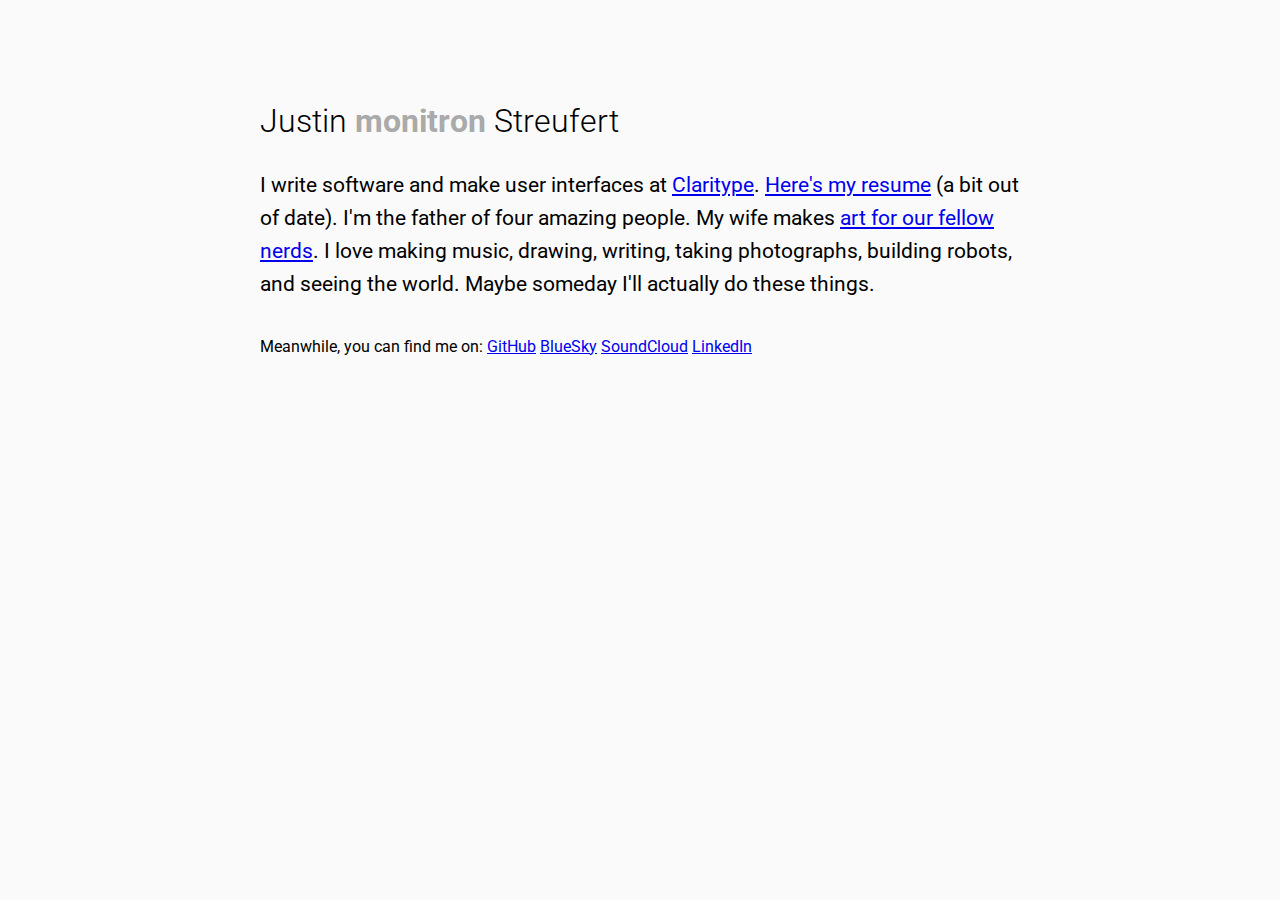
<file: index.html>
<!DOCTYPE html>
<!--[if lt IE 7]>      <html class="no-js lt-ie9 lt-ie8 lt-ie7"> <![endif]-->
<!--[if IE 7]>         <html class="no-js lt-ie9 lt-ie8"> <![endif]-->
<!--[if IE 8]>         <html class="no-js lt-ie9"> <![endif]-->
<!--[if gt IE 8]><!--> <html class="no-js"> <!--<![endif]-->
  <head>
    <meta charset="utf-8">

    <title>Vanity, Thy Name Is Personal Website</title>

    <meta name="viewport" content="width=device-width">

    <link href="https://fonts.googleapis.com/css?family=Roboto:300,400,700&display=swap" rel="stylesheet">
    <link rel="stylesheet" href="css/normalize.min.css">
    <link rel="stylesheet" href="css/main.css">
  </head>
  <body>
    <!--[if lt IE 7]>
    <p class="chromeframe">You are using an outdated browser. <a href="http://browsehappy.com/">Upgrade your browser today</a> or <a href="http://www.google.com/chromeframe/?redirect=true">install Google Chrome Frame</a> to better experience this site.</p>
    <![endif]-->

    <div class="header-container">
      <header class="wrapper clearfix">
        <h1 class="title">Justin <span id="nickname">monitron</span> Streufert</h1>
      </header>
    </div>

    <div class="main-container">
      <div class="main wrapper clearfix">
        <ul class="unstructured" id="things">
          <li>I write software and make user interfaces at <a href="https://www.claritype.com/">Claritype</a>.</li>
          <li><a href="resume/">Here's my resume</a> (a bit out of date).</li>
          <li>I'm the father of four amazing people.</li>
          <li>My wife makes <a href="https://www.etsy.com/shop/FixationForest">art for our fellow nerds</a>.</li>
          <li>I love making music, drawing, writing, taking photographs, building robots, and seeing the world. Maybe someday I'll actually do these things.</a>
        </ul>

        <ul class="unstructured" id="places">
          <li>Meanwhile, you can find me on:</li>
          <li><a href="https://github.com/monitron/">GitHub</a></li>
          <li><a href="https://bsky.app/profile/suckminimally.com">BlueSky</a></li>
          <li><a href="https://soundcloud.com/monitron">SoundCloud</a></li>
          <li><a href="https://www.linkedin.com/in/justinstreufert/">LinkedIn</a></li>
        </ul>
      </div> <!-- #main -->
    </div> <!-- #main-container -->

    <script src="//ajax.googleapis.com/ajax/libs/jquery/1.8.0/jquery.min.js"></script>
    <script>window.jQuery || document.write('<script src="js/vendor/jquery-1.8.0.min.js"><\/script>')</script>

      <script src="js/main.js"></script>

      <script>
        var _gaq=[['_setAccount','UA-34515180-1'],['_trackPageview']];
        (function(d,t){var g=d.createElement(t),s=d.getElementsByTagName(t)[0];
        g.src=('https:'==location.protocol?'//ssl':'//www')+'.google-analytics.com/ga.js';
        s.parentNode.insertBefore(g,s)}(document,'script'));
      </script>
  </body>
</html>
</file>
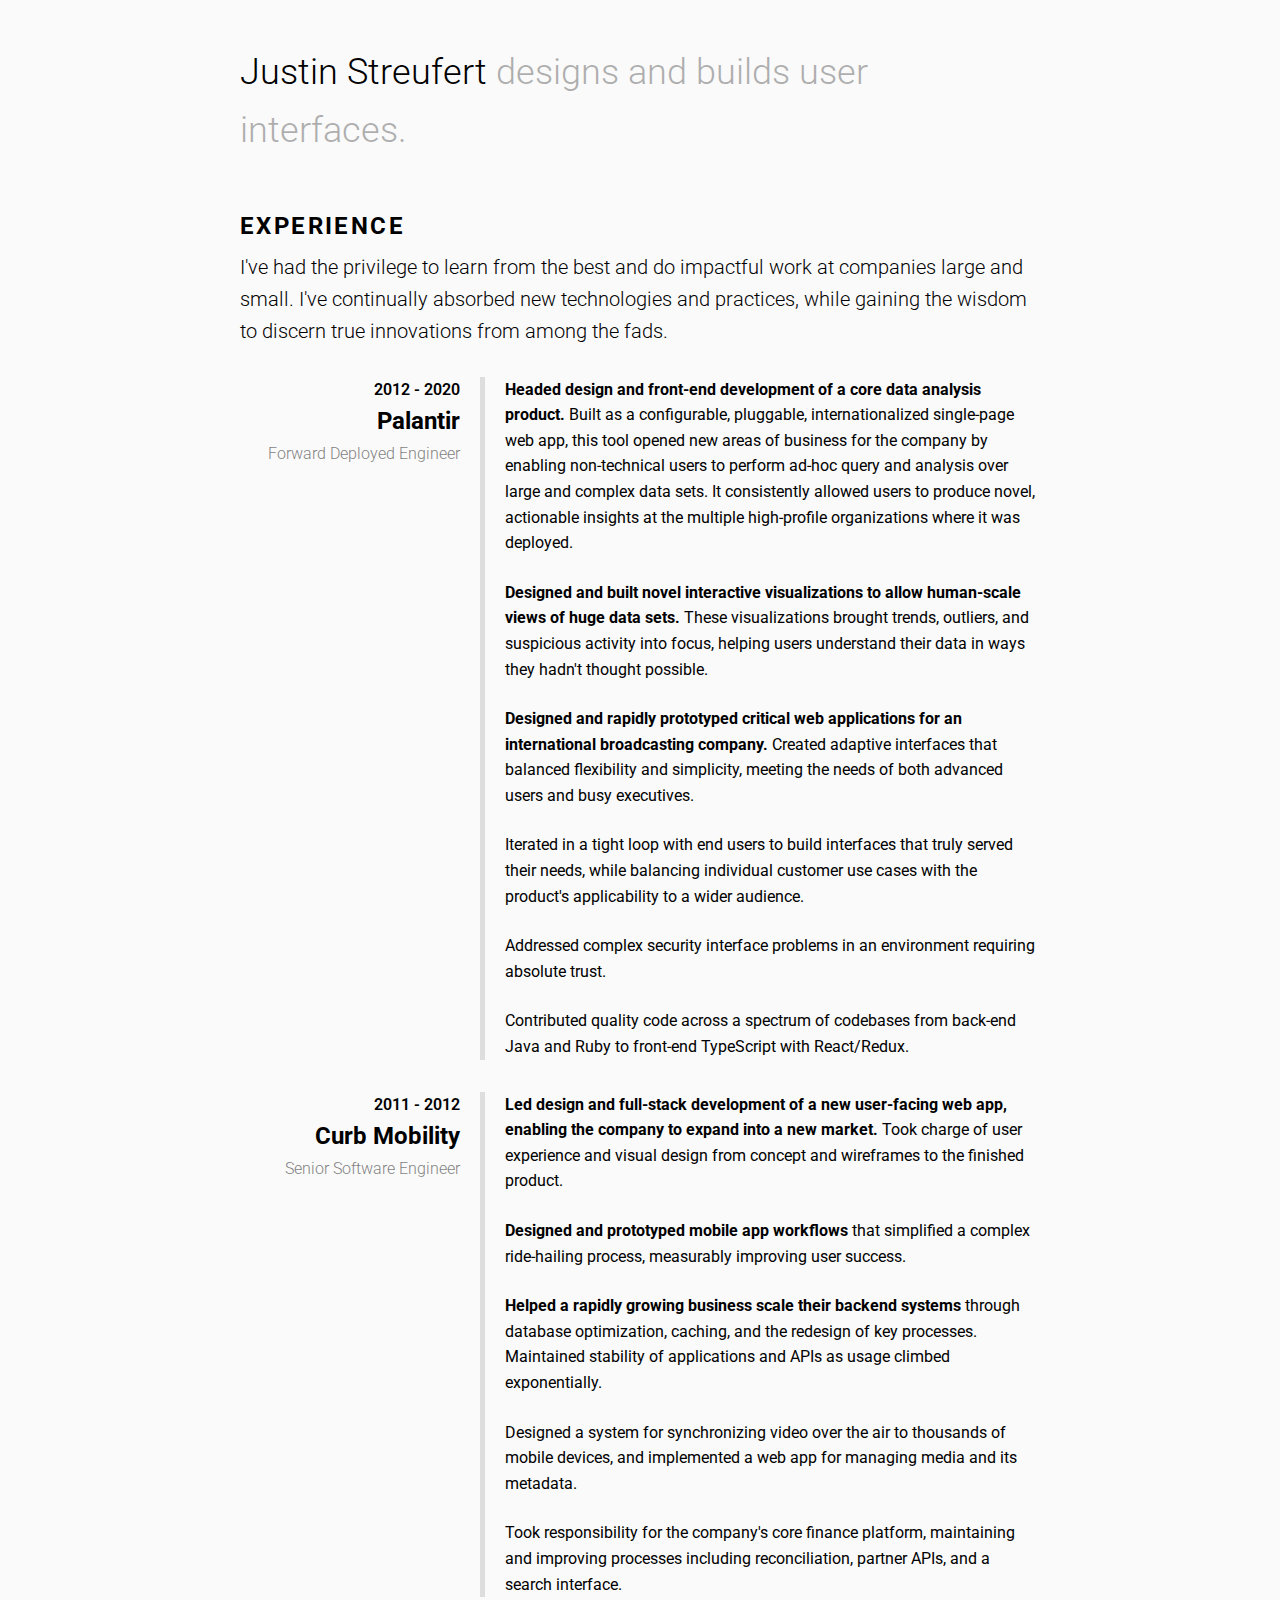
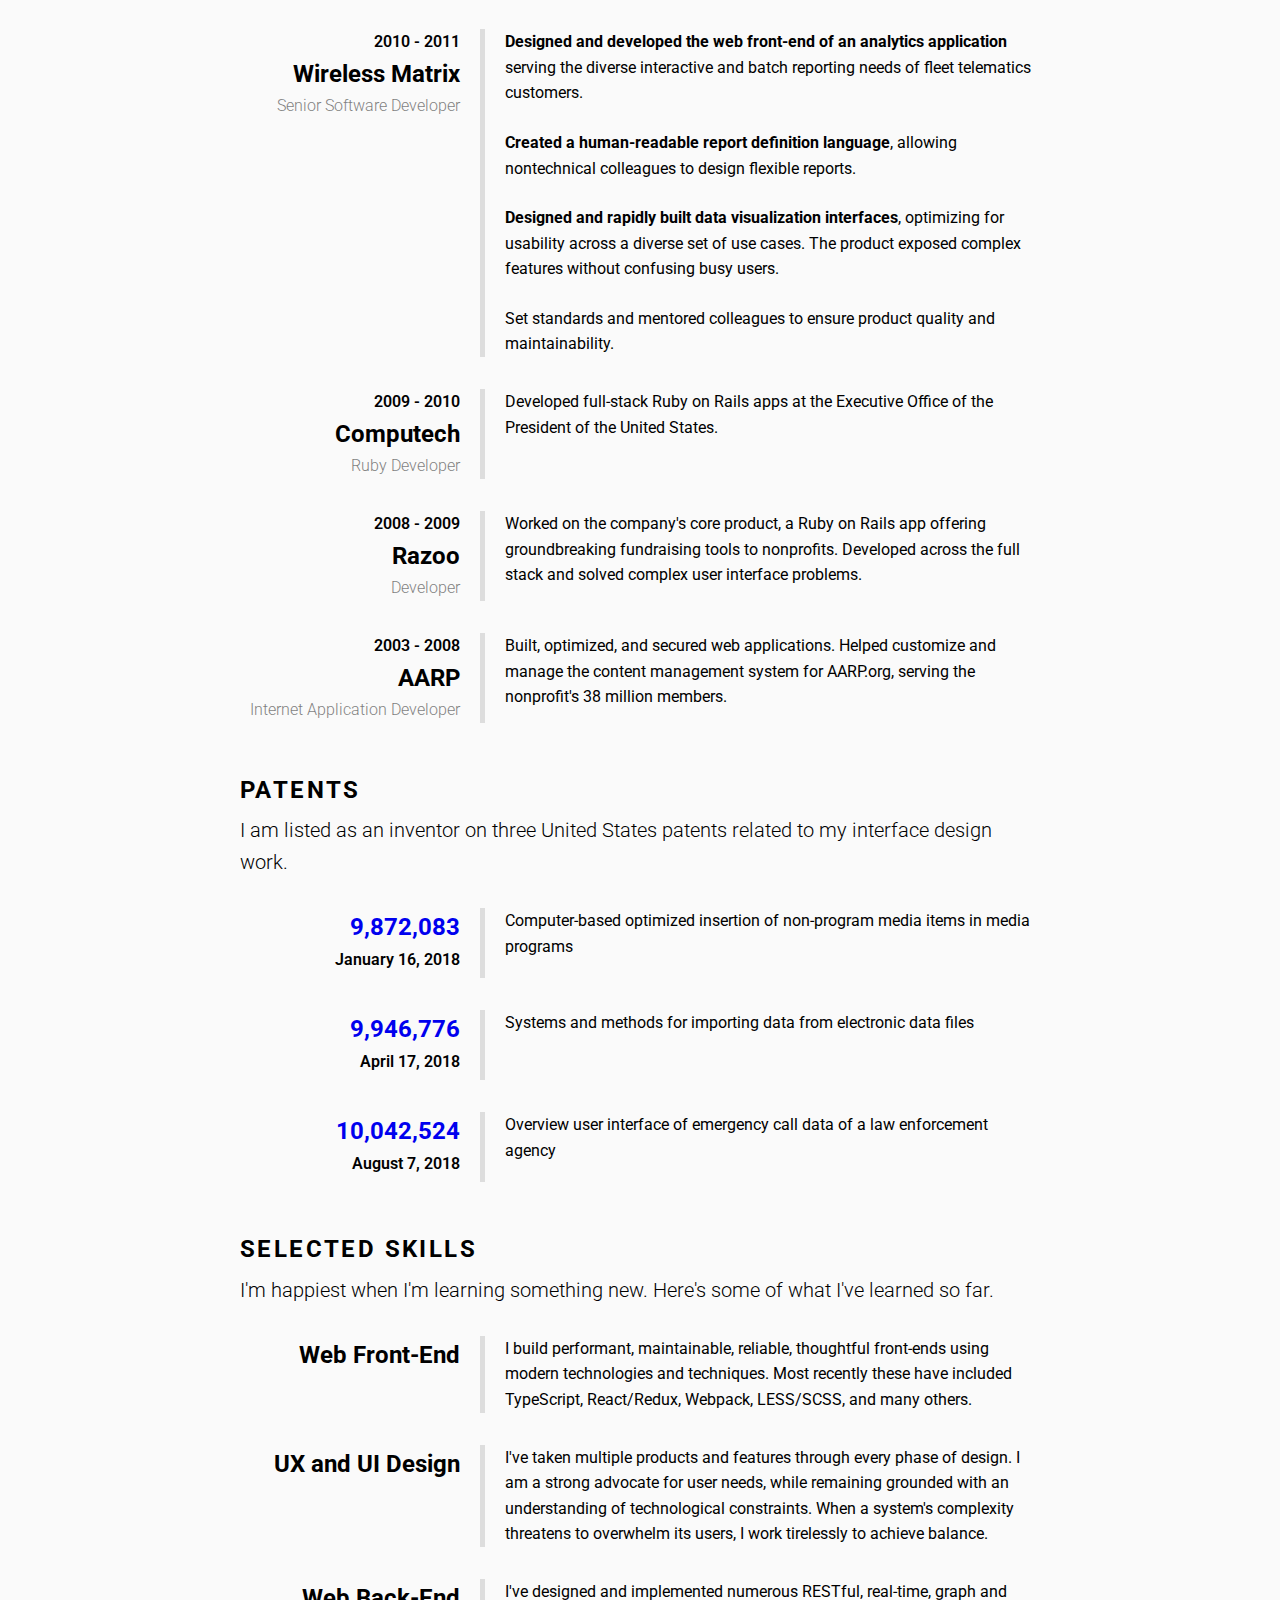
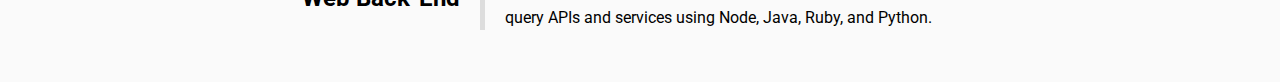
<file: resume/index.html>
<!DOCTYPE html>
<!-- I put this together in a bit of a rush... don't judge me too harshly :) -->
<html>
  <head>
    <title>Justin Streufert's Resume</title>
    
    <meta name="viewport" content="width=device-width">
    
    <link href="https://fonts.googleapis.com/css?family=Roboto:300,400,700&display=swap" rel="stylesheet">
    <link rel="stylesheet" href="normalize.min.css">
    <link rel="stylesheet" href="main.css">
  </head>
  <body>
    <article>
      <header>
        <h1>Justin Streufert <span class="secondary">designs and builds user interfaces.</span></h1>
      </header>

      <section id="experience">
        <h2>Experience</h2>

        <div class="introduction">I've had the privilege to learn from the best and do impactful work at companies large and small. I've continually absorbed new technologies and practices, while gaining the wisdom to discern true innovations from among the fads.</div>
        
        <section class="unit">
          <header>
            <div class="timing">2012 - 2020</div>
            <h3>Palantir</h3>
            <div class="position">Forward Deployed Engineer</div>
          </header>
          <ul class="unit-body">
            <li><strong>Headed design and front-end development of a core data analysis product.</strong> Built as a configurable, pluggable, internationalized single-page web app, this tool opened new areas of business for the company by enabling non-technical users to perform ad-hoc query and analysis over large and complex data sets. It consistently allowed users to produce novel, actionable insights at the multiple high-profile organizations where it was deployed.</li>
            <li><strong>Designed and built novel interactive visualizations to allow human-scale views of huge data sets.</strong> These visualizations brought trends, outliers, and suspicious activity into focus, helping users understand their data in ways they hadn't thought possible. 
            <li><strong>Designed and rapidly prototyped critical web applications for an international broadcasting company.</strong> Created adaptive interfaces that balanced flexibility and simplicity, meeting the needs of both advanced users and busy executives.</li>
            <li>Iterated in a tight loop with end users to build interfaces that truly served their needs, while balancing individual customer use cases with the product's applicability to a wider audience.</li>
            <li>Addressed complex security interface problems in an environment requiring absolute trust.</li>
            <li>Contributed quality code across a spectrum of codebases from back-end Java and Ruby to front-end TypeScript with React/Redux.</li>
          </ul>
        </section>

        <section class="unit">
          <header>
            <div class="timing">2011 - 2012</div>
            <h3>Curb Mobility</h3>
            <div class="position">Senior Software Engineer</div>
          </header>
          <ul class="unit-body">
            <li><strong>Led design and full-stack development of a new user-facing web app, enabling the company to expand into a new market.</strong> Took charge of user experience and visual design from concept and wireframes to the finished product.</li>
            <li><strong>Designed and prototyped mobile app workflows</strong> that simplified a complex ride-hailing process, measurably improving user success.</li>
            <li><strong>Helped a rapidly growing business scale their backend systems</strong> through database optimization, caching, and the redesign of key processes. Maintained stability of applications and APIs as usage climbed exponentially.</li>
            <li>Designed a system for synchronizing video over the air to thousands of mobile devices, and implemented a web app for managing media and its metadata.</li>
            <li>Took responsibility for the company's core finance platform, maintaining and improving processes including reconciliation, partner APIs, and a search interface.</li>
          </ul>
        </section>

        <section class="unit">
          <header>
            <div class="timing">2010 - 2011</div>
            <h3>Wireless Matrix</h3>
            <div class="position">Senior Software Developer</div>
          </header>
          <ul class="unit-body">
            <li><strong>Designed and developed the web front-end of an analytics application</strong> serving the diverse interactive and batch reporting needs of fleet telematics customers.</li>
            <li><strong>Created a human-readable report definition language</strong>, allowing nontechnical colleagues to design flexible reports.</li>
            <li><strong>Designed and rapidly built data visualization interfaces</strong>, optimizing for usability across a diverse set of use cases. The product exposed complex features without confusing busy users.</li>
            <li>Set standards and mentored colleagues to ensure product quality and maintainability.</li>
          </ul>
        </section>

        <section class="unit">
          <header>
            <div class="timing">2009 - 2010</div>
            <h3>Computech</h3>
            <div class="position">Ruby Developer</div>
          </header>
          <div class="unit-body">
            Developed full-stack Ruby on Rails apps at the Executive Office of the President of the United States.
          </div>
        </section>

        <section class="unit">
          <header>
            <div class="timing">2008 - 2009</div>
            <h3>Razoo</h3>
            <div class="position">Developer</div>
          </header>
          <div class="unit-body">
            Worked on the company's core product, a Ruby on Rails app offering groundbreaking fundraising tools to nonprofits. Developed across the full stack and solved complex user interface problems.
          </div>
        </section>

        <section class="unit">
          <header>
            <div class="timing">2003 - 2008</div>
            <h3>AARP</h3>
            <div class="position">Internet Application Developer</div>
          </header>
          <div class="unit-body">
            Built, optimized, and secured web applications. Helped customize and manage the content management system for AARP.org, serving the nonprofit's 38 million members.
          </div>
        </section>
      </section>

      <section id="patents">
        <h2>Patents</h2>
        
        <div class="introduction">I am listed as an inventor on three United States patents related to my interface design work.</div>

        <section class="unit">
          <header>
            <h3><a href="http://patft1.uspto.gov/netacgi/nph-Parser?patentnumber=9872083">9,872,083</a></h3>
            <div class="timing">January 16, 2018</div>
          </header>
          <div class="unit-body">Computer-based optimized insertion of non-program media items in media programs</div>
        </section>
        <section class="unit">
          <header>
            <h3><a href="http://patft1.uspto.gov/netacgi/nph-Parser?patentnumber=9946776">9,946,776</a></h3>
            <div class="timing">April 17, 2018</div>
          </header>
          <div class="unit-body">Systems and methods for importing data from electronic data files</div>
        </section>
        <section class="unit">
          <header>
            <h3><a href="http://patft1.uspto.gov/netacgi/nph-Parser?patentnumber=10042524">10,042,524</a></h3>
            <div class="timing">August 7, 2018</div>
          </header>
          <div class="unit-body">Overview user interface of emergency call data of a law enforcement agency</div>
        </section>
      </section>

      <section>
        <h2>Selected Skills</h2>
        <div class="introduction">I'm happiest when I'm learning something new. Here's some of what I've learned so far.</div>
        
        <section class="unit">
          <header><h3>Web Front-End</h3></header>
          <div class="unit-body">I build performant, maintainable, reliable, thoughtful front-ends using modern technologies and techniques. Most recently these have included TypeScript, React/Redux, Webpack, LESS/SCSS, and many others.</div>
        </section>

        <section class="unit">
          <header><h3>UX and UI Design</h3></header>
          <div class="unit-body">I've taken multiple products and features through every phase of design. I am a strong advocate for user needs, while remaining grounded with an understanding of technological constraints. When a system's complexity threatens to overwhelm its users, I work tirelessly to achieve balance.</div>
        </section>

        <section class="unit">
          <header><h3>Web Back-End</h3></header>
          <div class="unit-body">I've designed and implemented numerous RESTful, real-time, graph and query APIs and services using Node, Java, Ruby, and Python.</div>
        </section>
      </section>
    </article>
  </body>
</html>
</file>
<file: css/main.css>
* {
  box-sizing: border-box;
}

body {
  background: #fafafa;
  color: black;
  font-family: Roboto, sans-serif;
  line-height: 1.6;
}

.wrapper {
  max-width: 800px;
  padding: 0 20px;
  margin: 0 auto;
}

h1 {
  font-weight: 300;
  margin-top: 3em;
}

#nickname {
  color: #aaa;
  font-weight: 700;
}

#things {
  margin-top: 1em;
  font-size: 1.3em;
  line-height: 1.6em;
}

#places {
  margin-top: 2em;
}

ul.unstructured {
  list-style-type: none;
  margin: 0;
  padding: 0;
}

ul.unstructured li {
  display: inline;
}
</file>
<file: resume/main.css>
* {
  box-sizing: border-box;
}

body {
  background: #fafafa;
  color: black;
  font-family: Roboto, sans-serif;
  line-height: 1.6;
}

article {
  max-width: 840px;
  padding: 20px;
  margin: 0 auto;
}

article > header {
  margin: 1.5em 0;
}

ul {
  list-style-type: none;
  margin: 0;
  padding: 0;
}

a {
  text-decoration: none;
}

ul.unstructured li {
  display: inline;
}

ul:not(.unstructured) li:not(:last-child) {
  margin-bottom: 1.5em;
}

h1, .introduction {
  font-weight: 300;
}

h1 {
  font-size: 225%;
  margin: 0;
}

h2 {
  font-size: 150%;
  letter-spacing: 0.1em;
  margin-bottom: 0;
  margin-top: 2em;
  text-transform: uppercase;
}

h3 {
  margin: 0;
  font-size: 150%;
}

.introduction {
  font-size: 125%;
  margin: 0.25em 0 1.5em 0;
}

.position {
  opacity: .5;
  font-weight: 300;
}

.secondary {
  opacity: .3;
}

.timing {
  font-weight: 600;
}

.unit {
  margin-bottom: 2em;
  overflow: hidden;
  page-break-inside: avoid;
}

#contact {
  font-weight: 300;
}

#contact span {
  padding: 0 0.5em;
  border-left: 5px solid #ddd;
}

@media screen and (max-width:820px) {
  .unit {
    border-left: 5px solid #ddd;
    padding-left: 20px;
  }

  .unit header {
    margin-bottom: 1em;
  }
}

@media (min-width:821px), print {
  .unit header {
    padding-right: 20px;
    float: left;
    width: 30%;
    text-align: right;
  }

  .unit-body {
    border-left: 5px solid #ddd;
    padding-left: 20px;
    float: right;
    width: 70%;
  }
  
  #experience .unit-body {
    min-height: 90px;
  }

  #patents .unit-body {
    min-height: 70px;
  }
}

@media print {
  h1 {
    font-size: 210%;
  }
}
</file>
